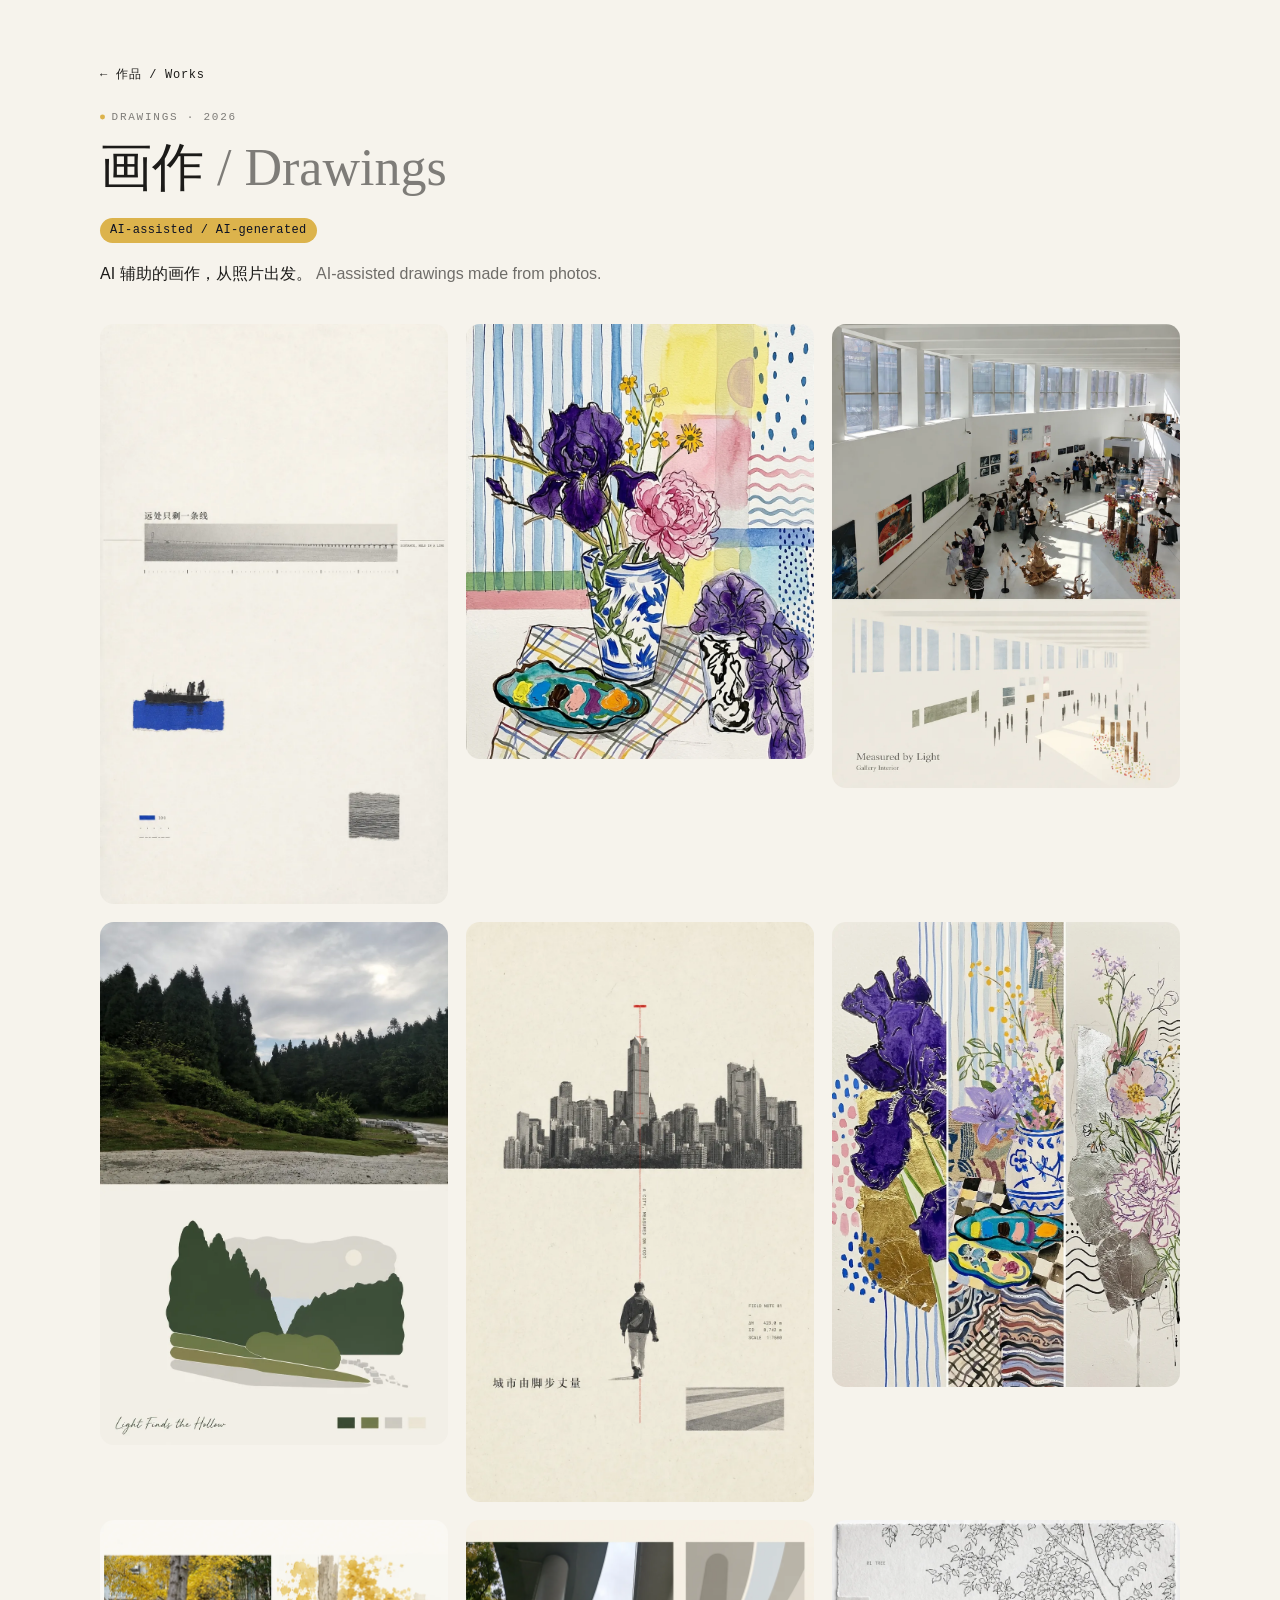
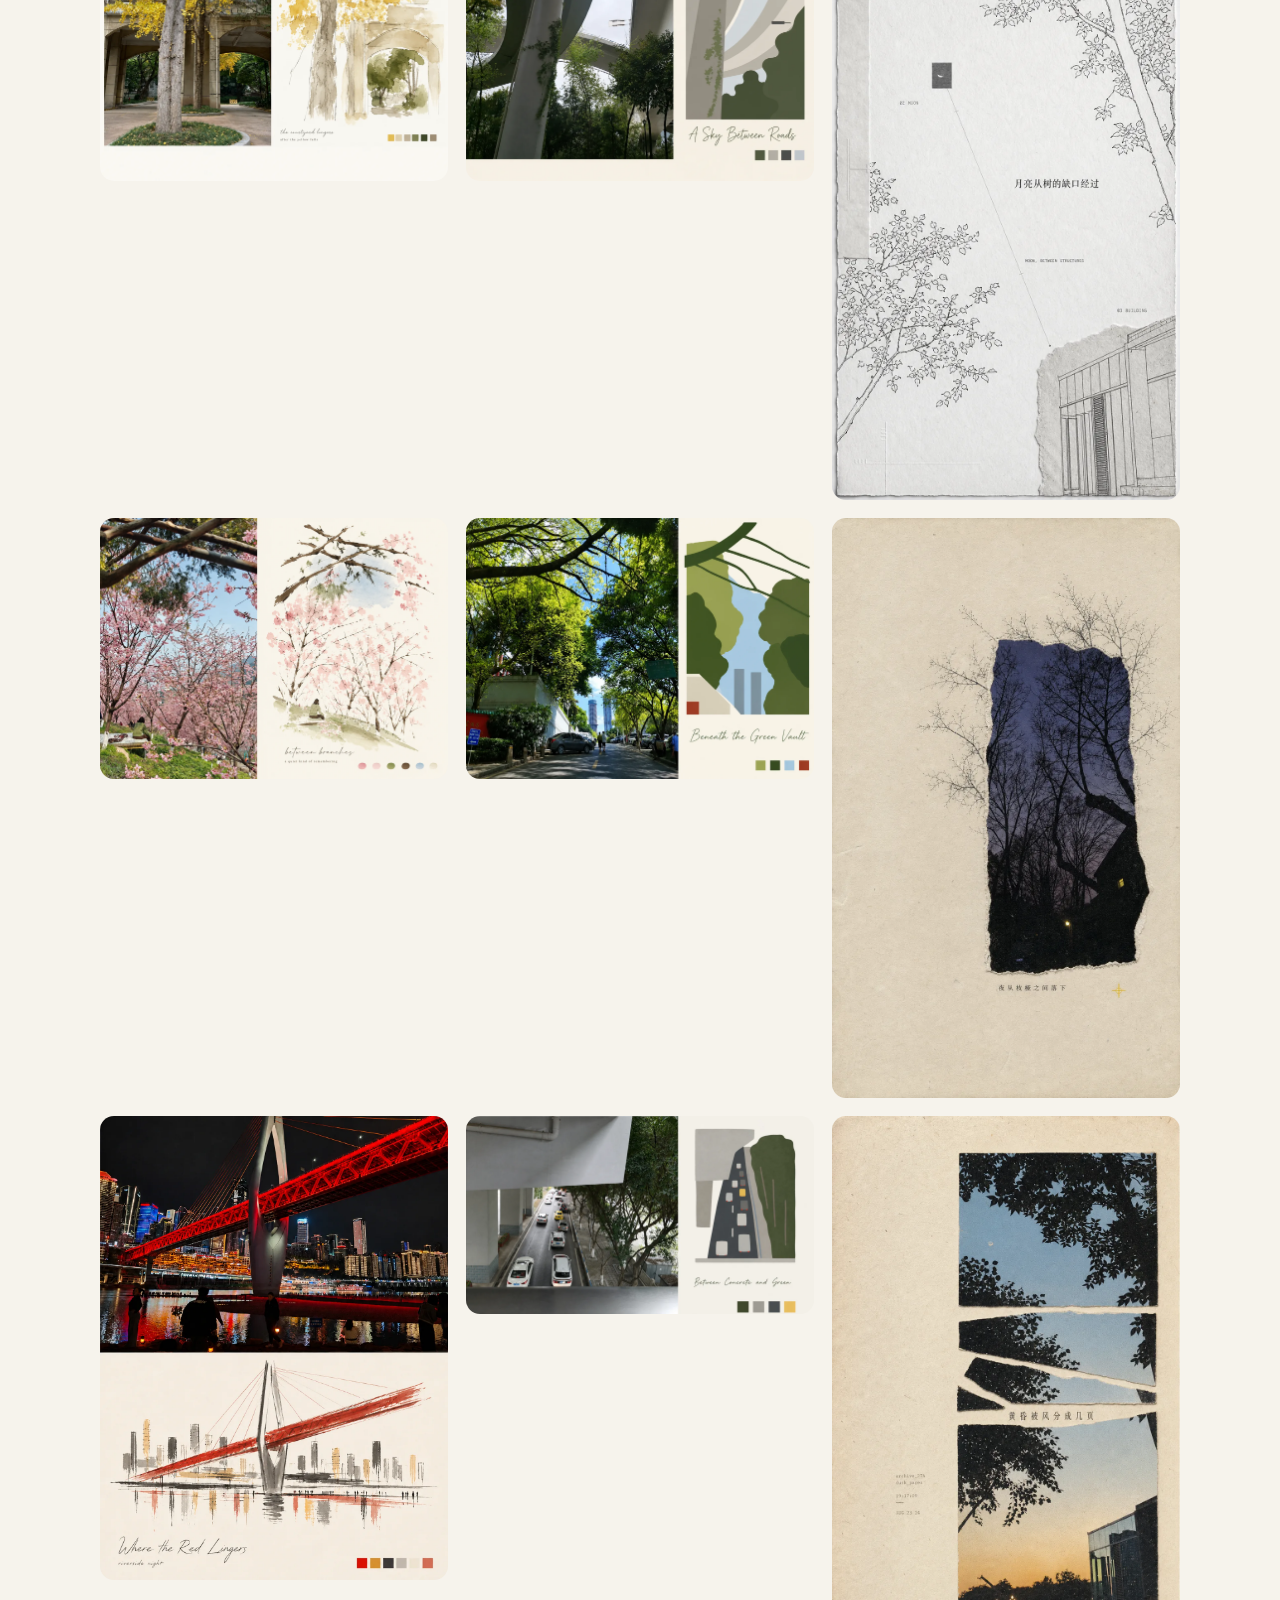
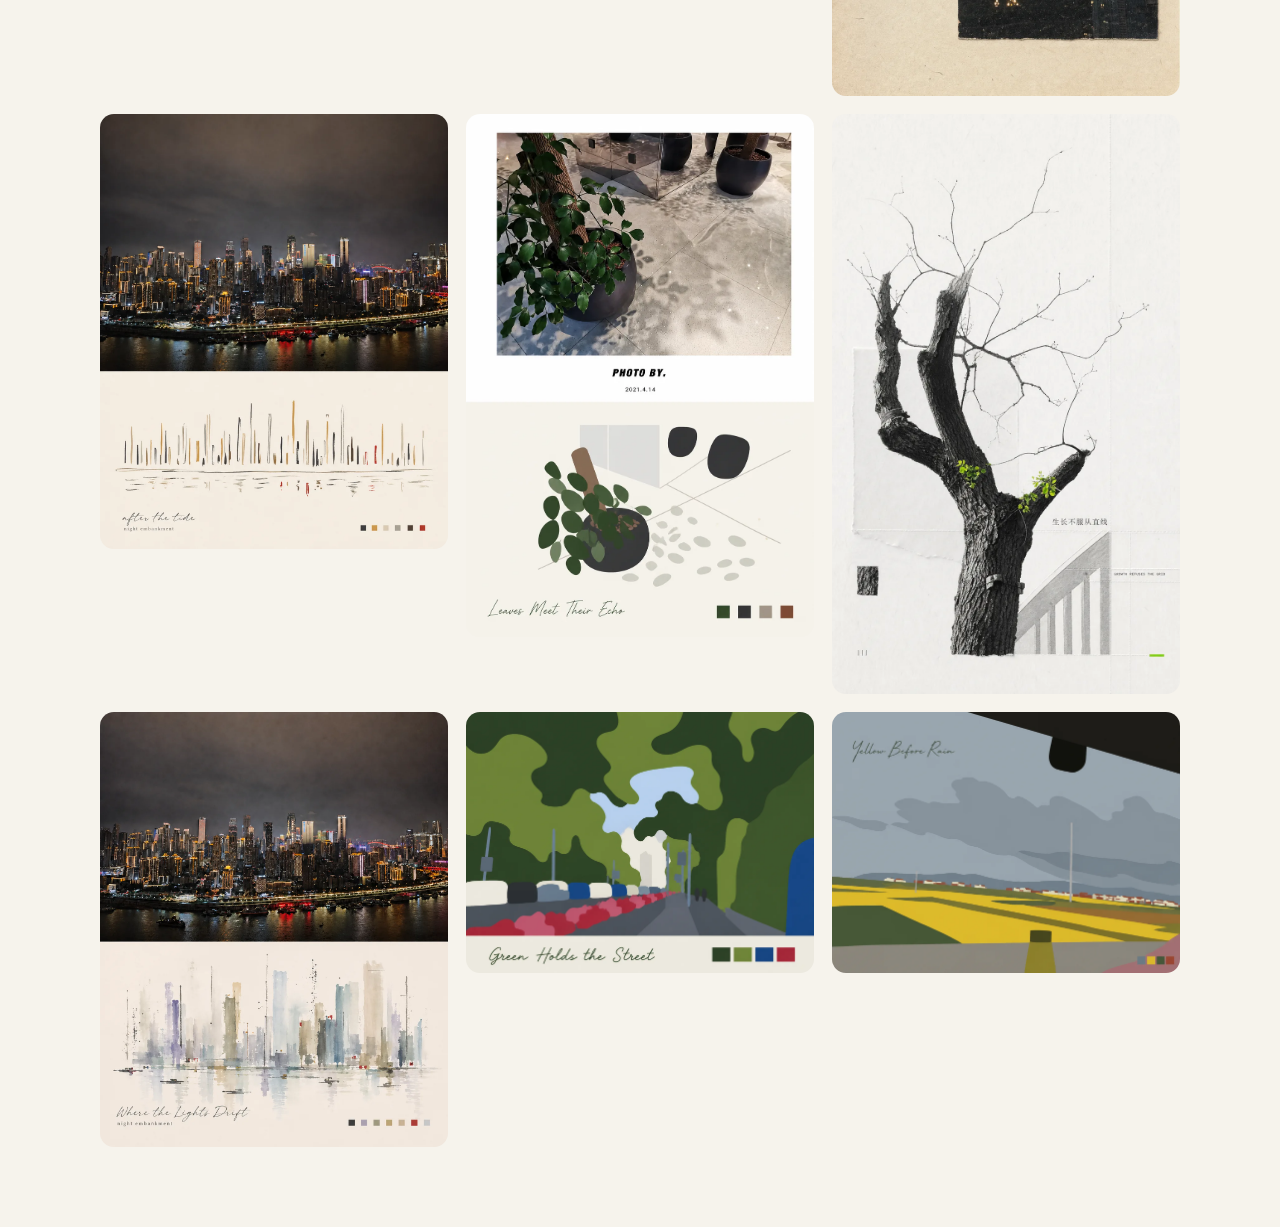
<file: art/index.html>
<!DOCTYPE html>
<html lang="zh-CN">
  <head>
    <meta charset="utf-8" />
    <meta name="viewport" content="width=device-width, initial-scale=1" />
    <title>画作 / Drawings · 小枝</title>
    <meta name="theme-color" content="#f6f3ec" />
    <link rel="icon" href="/favicon.svg" type="image/svg+xml" />
    <link rel="icon" href="/favicon.ico" sizes="32x32" />
    <link rel="stylesheet" href="/assets/theme.css" />
    <link rel="stylesheet" href="/assets/art.css" />
  </head>
  <body>
    <main class="art-page">
      <a class="back" href="/#works">← 作品 / Works</a>
      <p class="kicker">DRAWINGS · 2026</p>
      <h1>画作 <span lang="en">/ Drawings</span></h1>
      <p class="ai-flag">AI-assisted / AI-generated</p>
      <p class="blurb">AI 辅助的画作，从照片出发。 <span lang="en">AI-assisted drawings made from photos.</span></p>
      <ul class="gallery">
        <li><img src="/assets/art/zine/11-1.webp" alt="画作 1" width="840" height="1400" /></li>
        <li><img src="/assets/art/flowers/flower-01.webp" alt="画作 2" width="922" height="1152" /></li>
        <li><img src="/assets/art/process/07-1.webp" alt="画作 3" width="1050" height="1400" /></li>
        <li><img src="/assets/art/quota/04-1.webp" alt="画作 4" width="933" height="1400" /></li>
        <li><img src="/assets/art/zine/11-2.webp" alt="画作 5" width="840" height="1400" /></li>
        <li><img src="/assets/art/flowers/flower-02.webp" alt="画作 6" width="896" height="1195" /></li>
        <li><img src="/assets/art/process/07-2.webp" alt="画作 7" width="1400" height="1050" /></li>
        <li><img src="/assets/art/quota/04-2.webp" alt="画作 8" width="1400" height="1050" /></li>
        <li><img src="/assets/art/zine/11-3.webp" alt="画作 9" width="840" height="1400" /></li>
        <li><img src="/assets/art/process/07-3.webp" alt="画作 10" width="1400" height="1050" /></li>
        <li><img src="/assets/art/quota/04-3.webp" alt="画作 11" width="1400" height="1050" /></li>
        <li><img src="/assets/art/zine/11-4.webp" alt="画作 12" width="840" height="1400" /></li>
        <li><img src="/assets/art/process/07-4.webp" alt="画作 13" width="1050" height="1400" /></li>
        <li><img src="/assets/art/quota/04-4.webp" alt="画作 14" width="1400" height="794" /></li>
        <li><img src="/assets/art/zine/11-5.webp" alt="画作 15" width="840" height="1400" /></li>
        <li><img src="/assets/art/process/07-5.webp" alt="画作 16" width="1120" height="1400" /></li>
        <li><img src="/assets/art/quota/04-5.webp" alt="画作 17" width="933" height="1400" /></li>
        <li><img src="/assets/art/zine/11-6.webp" alt="画作 18" width="840" height="1400" /></li>
        <li><img src="/assets/art/process/07-6.webp" alt="画作 19" width="1120" height="1400" /></li>
        <li><img src="/assets/art/quota/04-7.webp" alt="画作 20" width="1400" height="1050" /></li>
        <li><img src="/assets/art/quota/04-8.webp" alt="画作 21" width="1400" height="1050" /></li>
      </ul>
    </main>
  </body>
</html>
</file>
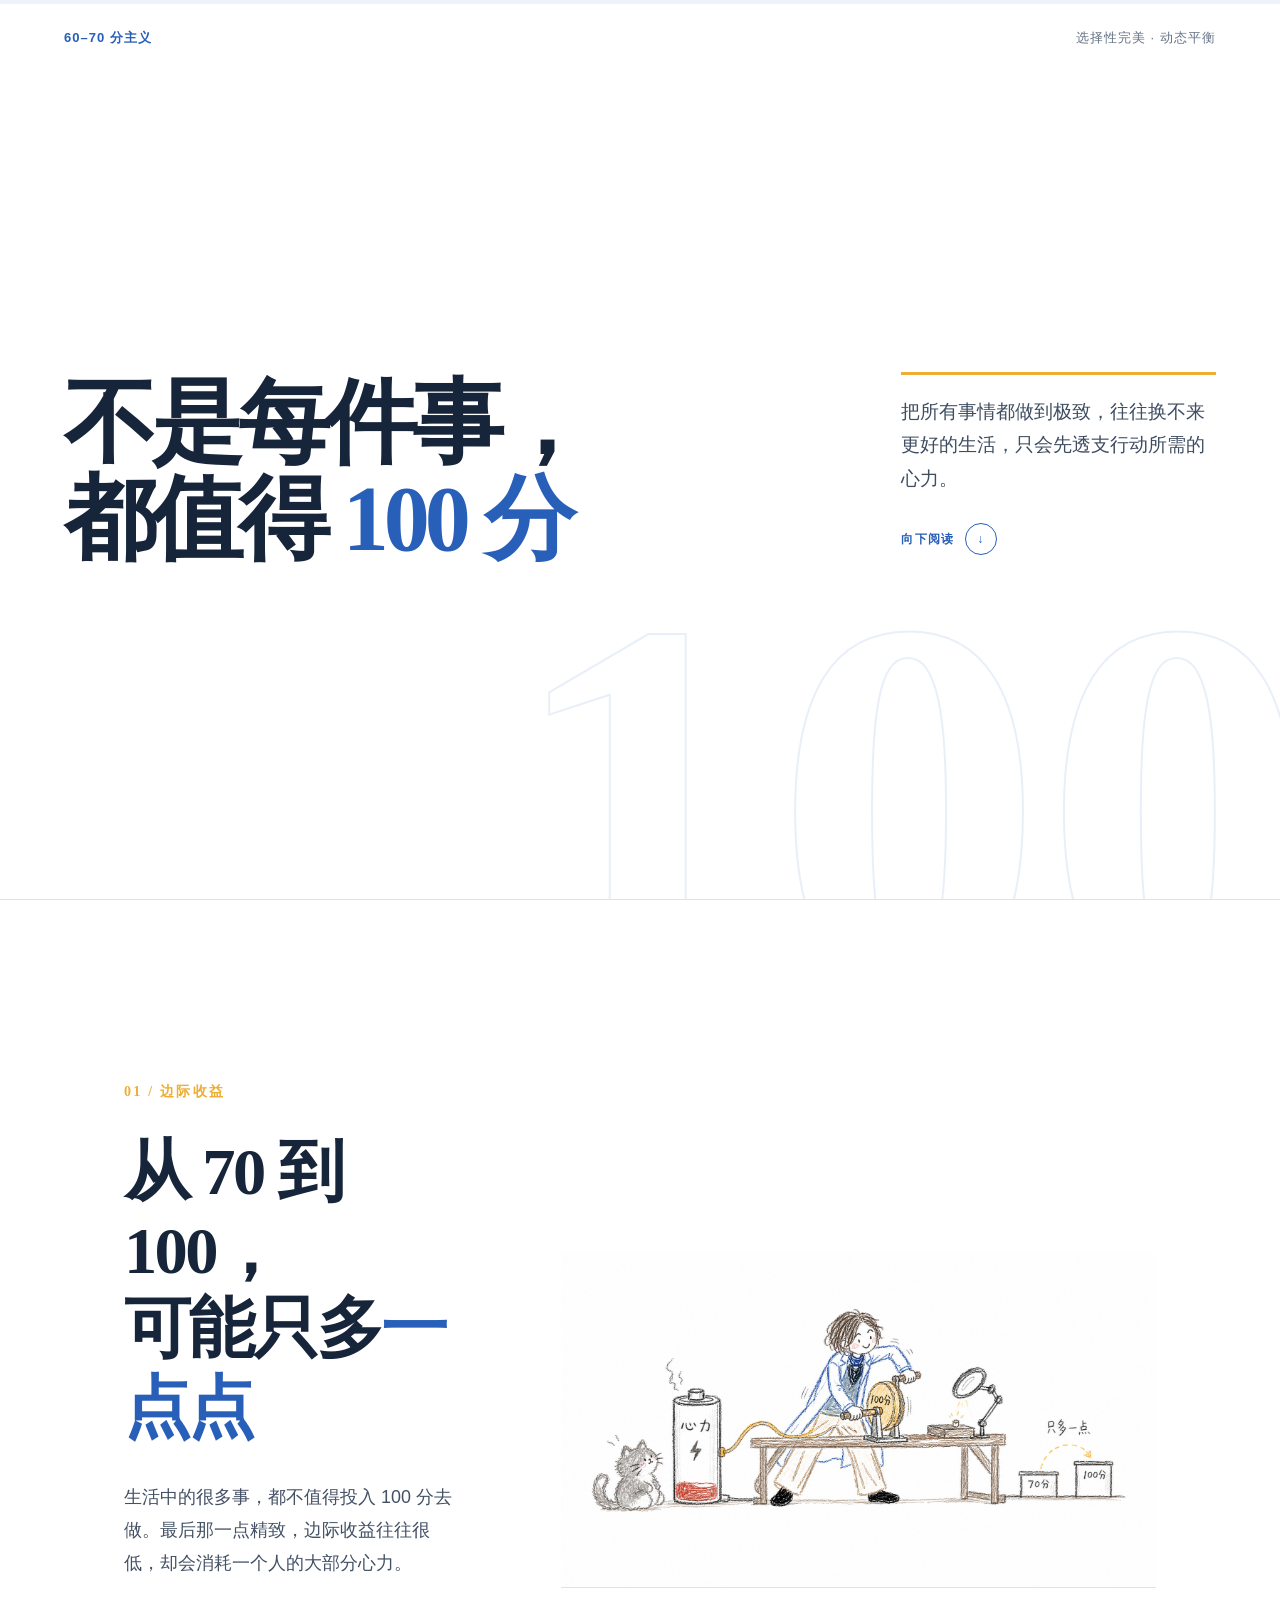
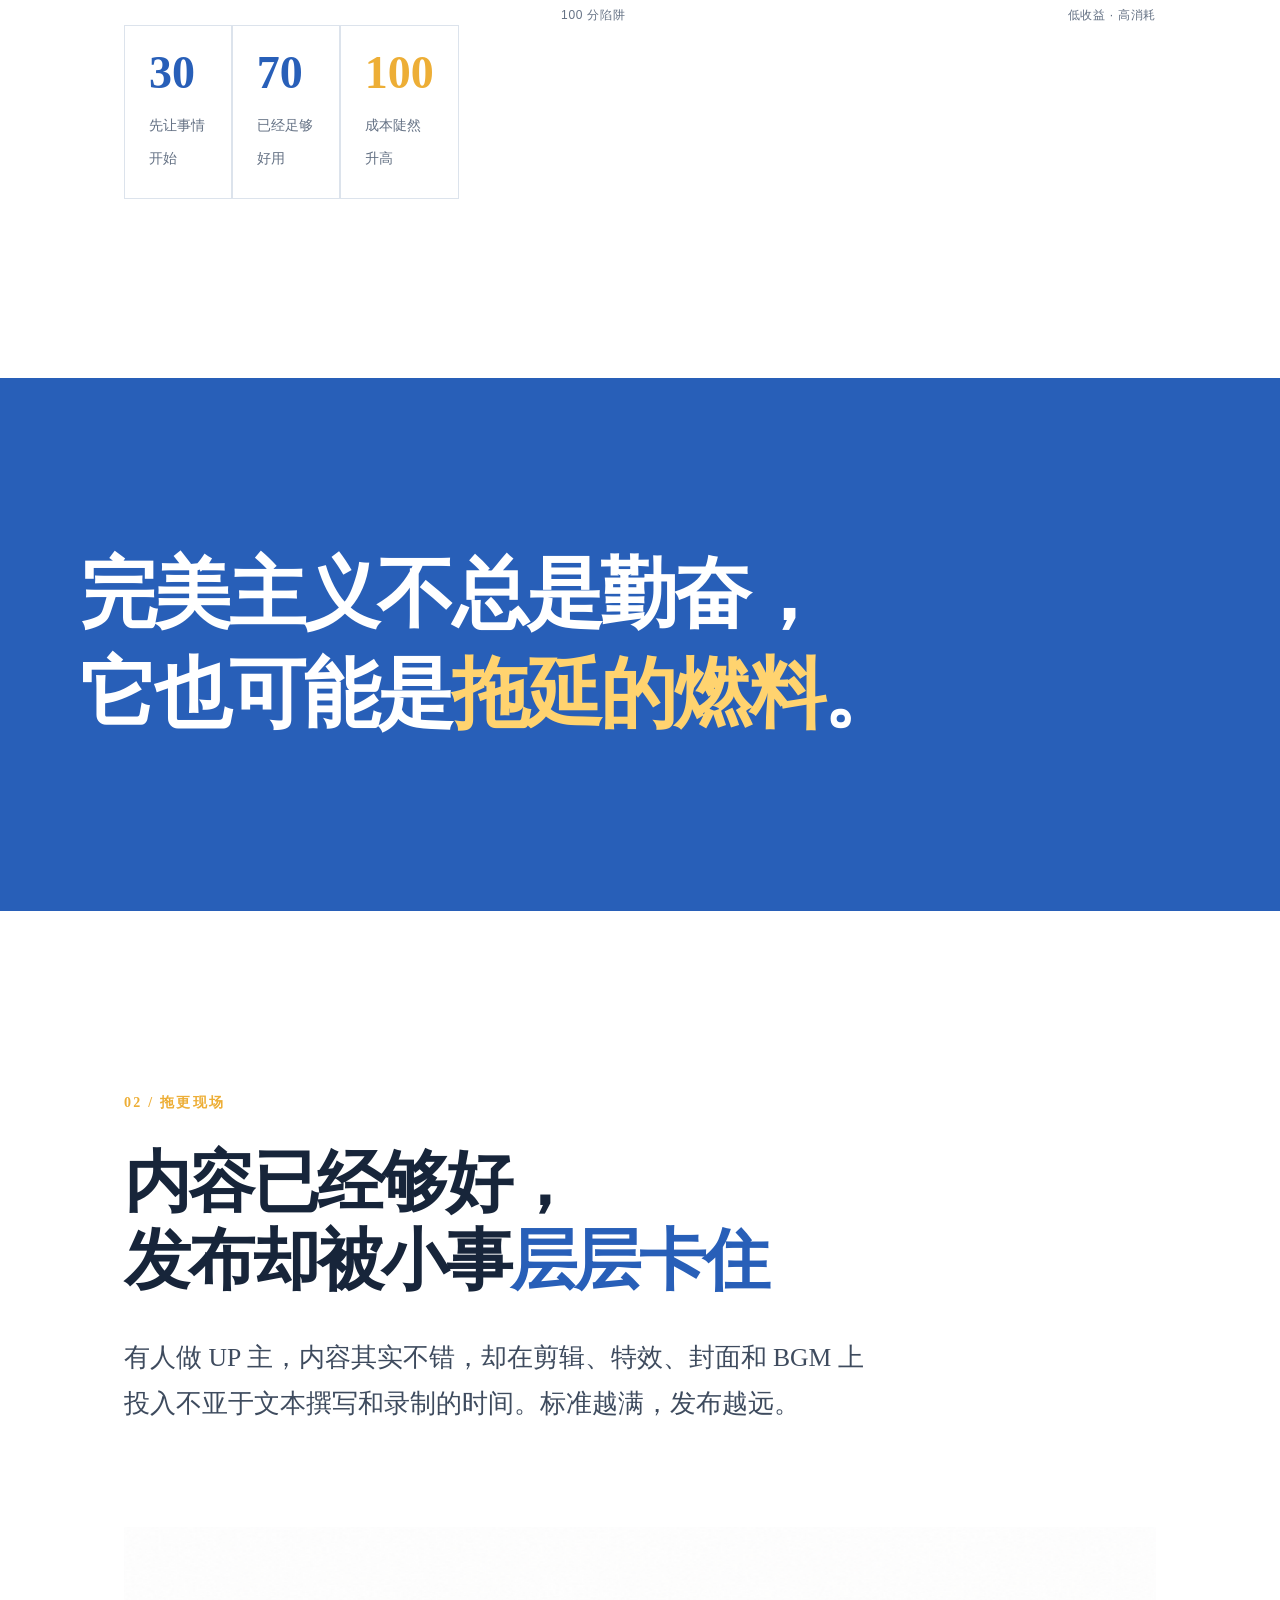
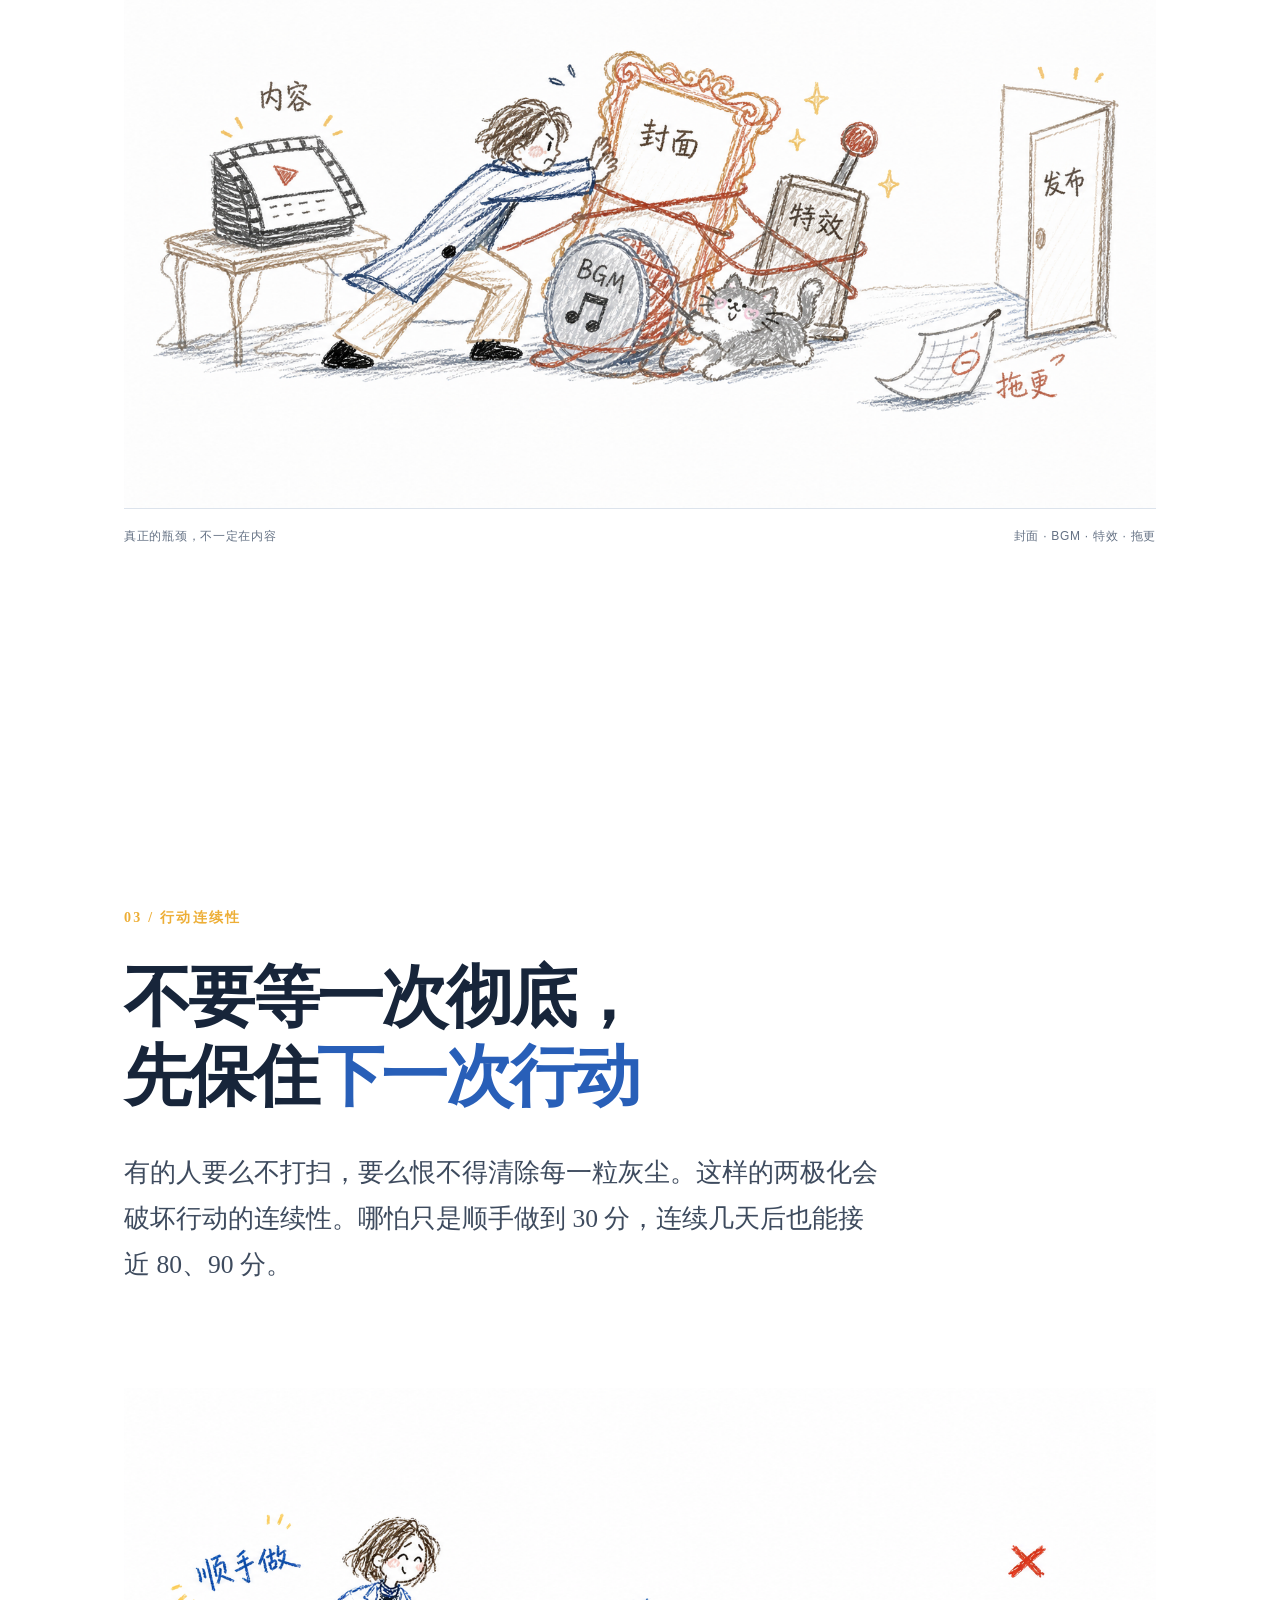
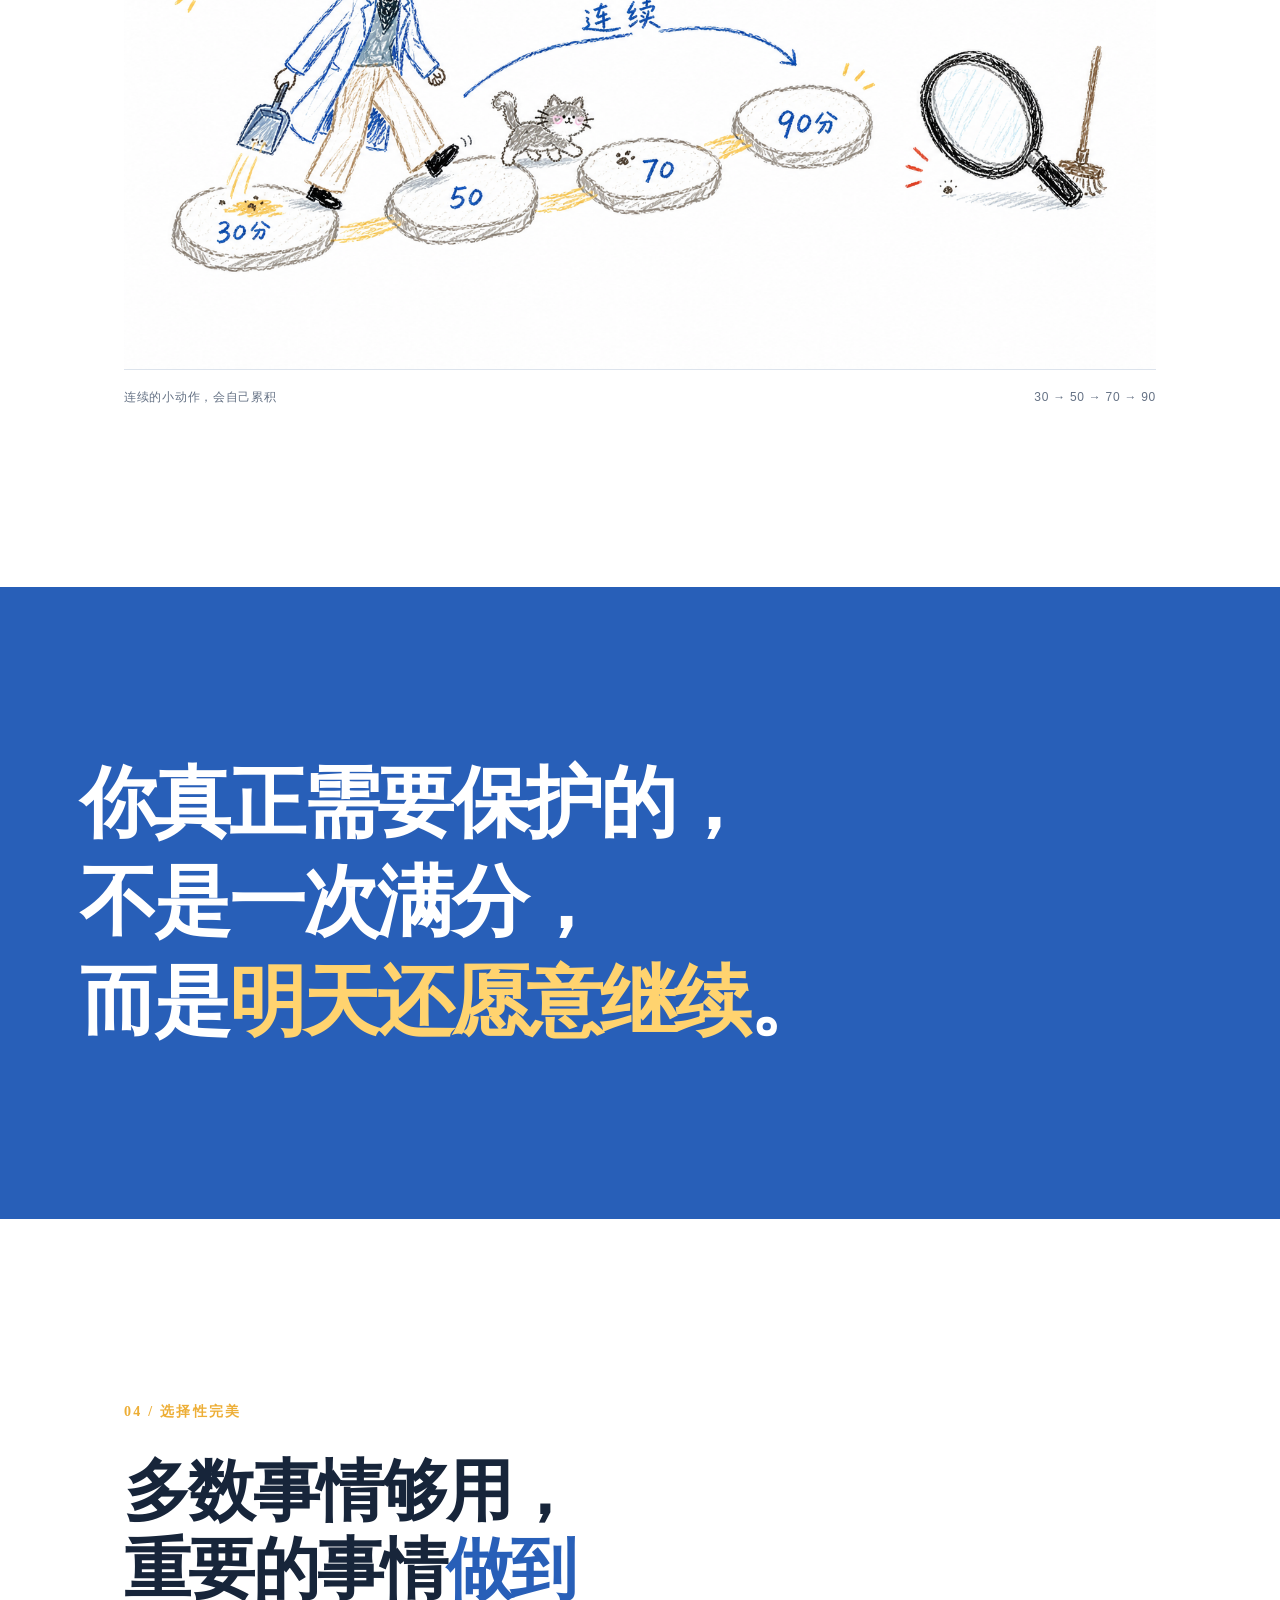
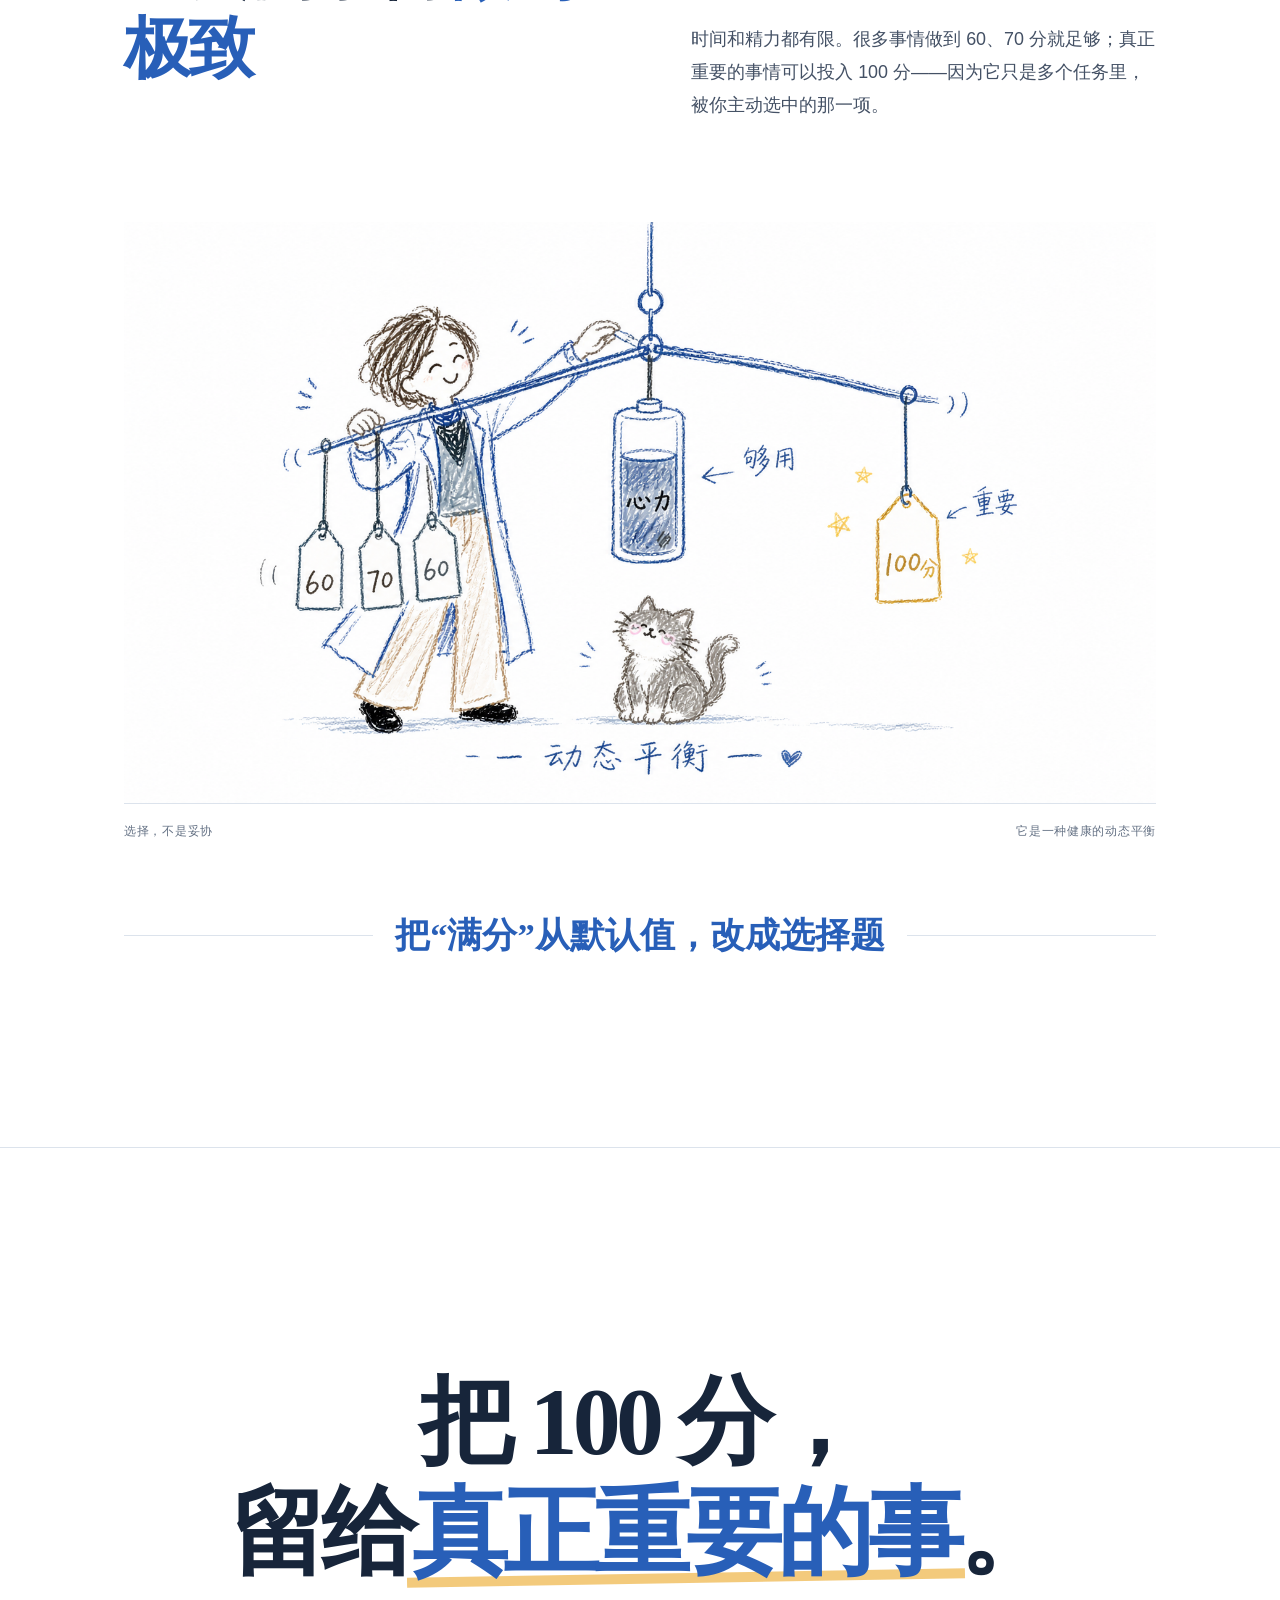
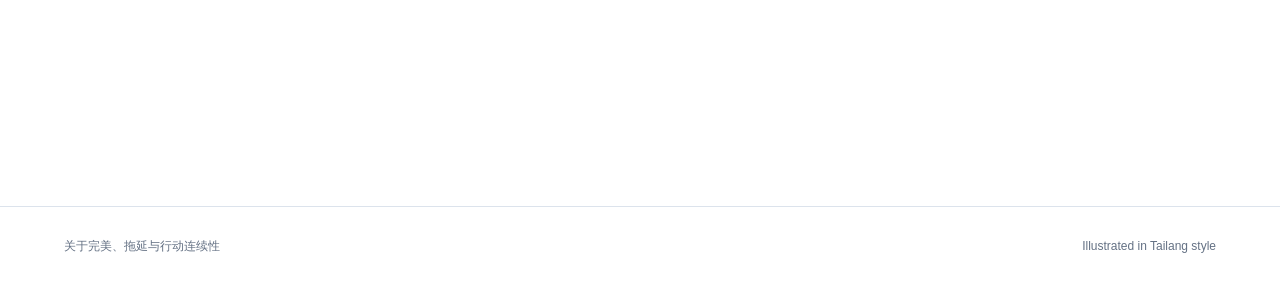
<file: perfection-balance_illustration/index.html>
<!doctype html>
<html lang="zh-CN">
<head>
  <meta charset="utf-8">
  <meta name="viewport" content="width=device-width, initial-scale=1">
  <meta name="theme-color" content="#ffffff">
  <meta name="description" content="关于选择性完美、行动连续性与心理效能的图文长页。">
  <title>不是每件事，都值得 100 分</title>
  <style>
    :root {
      --paper: #ffffff;
      --ink: #17253a;
      --muted: #647184;
      --blue: #285fb8;
      --blue-soft: #eef4ff;
      --orange: #edae36;
      --red: #d5533f;
      --line: #dce3ec;
      --serif: "Noto Serif SC", "Source Han Serif SC", "Songti SC", SimSun, serif;
      --sans: "Noto Sans SC", "Source Han Sans SC", "Microsoft YaHei", sans-serif;
      --gutter: clamp(22px, 5vw, 72px);
      --content: 1160px;
    }

    * { box-sizing: border-box; }

    html {
      scroll-behavior: smooth;
      background: var(--paper);
    }

    body {
      margin: 0;
      color: var(--ink);
      background: var(--paper);
      font-family: var(--sans);
      font-size: 18px;
      line-height: 1.85;
      text-rendering: optimizeLegibility;
    }

    img { display: block; max-width: 100%; }

    .progress-track {
      position: fixed;
      inset: 0 0 auto 0;
      height: 4px;
      z-index: 20;
      background: rgba(40, 95, 184, 0.08);
    }

    .progress-bar {
      width: 0;
      height: 100%;
      background: linear-gradient(90deg, var(--blue), var(--orange));
      transform-origin: left;
    }

    .site-header {
      position: absolute;
      inset: 0 0 auto 0;
      z-index: 5;
      display: flex;
      align-items: center;
      justify-content: space-between;
      padding: 26px var(--gutter);
      font-size: 13px;
      letter-spacing: 0.08em;
    }

    .site-name { font-weight: 700; color: var(--blue); }
    .site-note { color: var(--muted); }

    .hero {
      min-height: 100svh;
      display: grid;
      align-items: center;
      position: relative;
      overflow: hidden;
      padding: 130px var(--gutter) 90px;
      border-bottom: 1px solid var(--line);
    }

    .hero::after {
      content: "100";
      position: absolute;
      right: -0.06em;
      bottom: -0.33em;
      z-index: 0;
      color: transparent;
      -webkit-text-stroke: 2px rgba(40, 95, 184, 0.10);
      font-family: Georgia, serif;
      font-size: clamp(250px, 42vw, 700px);
      font-weight: 700;
      line-height: 1;
      pointer-events: none;
    }

    .hero-inner {
      position: relative;
      z-index: 1;
      width: min(100%, var(--content));
      margin: 0 auto;
      display: grid;
      grid-template-columns: minmax(0, 1.4fr) minmax(220px, 0.6fr);
      gap: clamp(42px, 8vw, 130px);
      align-items: end;
    }

    h1, h2, h3, p { margin-top: 0; }

    h1 {
      margin-bottom: 0;
      max-width: 820px;
      font-family: var(--serif);
      font-size: clamp(58px, 7.2vw, 106px);
      font-weight: 700;
      letter-spacing: -0.055em;
      line-height: 1.04;
    }

    h1 span { color: var(--blue); white-space: nowrap; }

    .hero-side {
      padding-bottom: 12px;
      border-top: 3px solid var(--orange);
      padding-top: 20px;
    }

    .hero-side p {
      margin: 0 0 26px;
      color: #3f4d61;
      font-family: var(--serif);
      font-size: clamp(17px, 1.5vw, 21px);
      line-height: 1.75;
    }

    .scroll-cue {
      display: inline-flex;
      align-items: center;
      gap: 10px;
      color: var(--blue);
      font-size: 12px;
      font-weight: 700;
      letter-spacing: 0.12em;
      text-decoration: none;
    }

    .scroll-cue::after {
      content: "↓";
      display: grid;
      place-items: center;
      width: 30px;
      height: 30px;
      border: 1px solid var(--blue);
      border-radius: 50%;
    }

    main { overflow: hidden; }

    .section {
      width: min(100%, var(--content));
      margin: 0 auto;
      padding: clamp(110px, 14vw, 200px) var(--gutter);
    }

    .section-number {
      display: block;
      margin-bottom: 28px;
      color: var(--orange);
      font-family: Georgia, serif;
      font-size: 14px;
      font-weight: 700;
      letter-spacing: 0.16em;
    }

    h2 {
      max-width: 860px;
      margin-bottom: 34px;
      font-family: var(--serif);
      font-size: clamp(38px, 5.2vw, 76px);
      line-height: 1.18;
      letter-spacing: -0.04em;
    }

    h2 em {
      color: var(--blue);
      font-style: normal;
    }

    .lead {
      max-width: 760px;
      color: #3e4b5e;
      font-family: var(--serif);
      font-size: clamp(20px, 2vw, 28px);
      line-height: 1.8;
    }

    .copy {
      max-width: 720px;
      color: #445165;
      font-size: clamp(17px, 1.4vw, 20px);
    }

    .figure {
      margin: clamp(56px, 8vw, 100px) 0 0;
    }

    .figure img {
      width: 100%;
      aspect-ratio: 16 / 9;
      object-fit: contain;
      background: var(--paper);
    }

    .figure figcaption {
      display: flex;
      justify-content: space-between;
      gap: 20px;
      padding-top: 16px;
      border-top: 1px solid var(--line);
      color: var(--muted);
      font-size: 12px;
      letter-spacing: 0.06em;
    }

    .trap-layout {
      display: grid;
      grid-template-columns: minmax(0, 0.72fr) minmax(0, 1.28fr);
      gap: clamp(46px, 8vw, 120px);
      align-items: center;
    }

    .trap-layout .figure { margin: 0; }

    .score-rail {
      display: grid;
      grid-template-columns: repeat(3, 1fr);
      gap: 2px;
      margin-top: 44px;
      background: var(--line);
      border: 1px solid var(--line);
    }

    .score {
      min-height: 152px;
      padding: 24px;
      background: var(--paper);
    }

    .score strong {
      display: block;
      margin-bottom: 12px;
      color: var(--blue);
      font-family: Georgia, serif;
      font-size: 46px;
      line-height: 1;
    }

    .score:last-child strong { color: var(--orange); }
    .score span { color: var(--muted); font-size: 14px; line-height: 1.5; }

    .quote-band {
      width: 100%;
      padding: clamp(100px, 13vw, 180px) var(--gutter);
      color: white;
      background: var(--blue);
    }

    blockquote {
      width: min(100%, 1120px);
      margin: 0 auto;
      font-family: var(--serif);
      font-size: clamp(38px, 6vw, 84px);
      font-weight: 700;
      line-height: 1.3;
      letter-spacing: -0.035em;
    }

    blockquote span { color: #ffd36f; }

    .balance-intro {
      display: grid;
      grid-template-columns: 1fr 1fr;
      gap: clamp(42px, 8vw, 120px);
      align-items: end;
    }

    .balance-intro .copy { margin: 0; }

    .decision-line {
      display: grid;
      grid-template-columns: 1fr auto 1fr;
      gap: 22px;
      align-items: center;
      margin-top: 62px;
      color: var(--blue);
      font-family: var(--serif);
      font-size: clamp(22px, 2.7vw, 38px);
      font-weight: 700;
    }

    .decision-line::before,
    .decision-line::after {
      content: "";
      height: 1px;
      background: var(--line);
    }

    .finale {
      padding: clamp(110px, 17vw, 240px) var(--gutter);
      text-align: center;
      border-top: 1px solid var(--line);
    }

    .finale p {
      max-width: 980px;
      margin: 0 auto;
      font-family: var(--serif);
      font-size: clamp(48px, 7.5vw, 112px);
      font-weight: 700;
      letter-spacing: -0.05em;
      line-height: 1.16;
    }

    .finale p span {
      position: relative;
      color: var(--blue);
      white-space: nowrap;
    }

    .finale p span::after {
      content: "";
      position: absolute;
      left: -1%;
      right: -1%;
      bottom: 0.03em;
      height: 0.1em;
      z-index: -1;
      background: var(--orange);
      transform: rotate(-1deg);
      opacity: 0.65;
    }

    .footer {
      display: flex;
      justify-content: space-between;
      gap: 24px;
      padding: 28px var(--gutter) 34px;
      border-top: 1px solid var(--line);
      color: var(--muted);
      font-size: 12px;
    }

    .reveal {
      opacity: 0;
      transform: translateY(28px);
      transition: opacity 700ms ease, transform 700ms cubic-bezier(.2,.65,.25,1);
    }

    .reveal.is-visible {
      opacity: 1;
      transform: translateY(0);
    }

    :focus-visible {
      outline: 3px solid var(--orange);
      outline-offset: 5px;
    }

    @media (max-width: 900px) {
      .hero-inner,
      .trap-layout,
      .balance-intro {
        grid-template-columns: 1fr;
      }

      .hero-inner { align-items: start; }
      .hero-side { max-width: 520px; }
      .trap-layout .figure { order: 2; }
      .section { padding-left: var(--gutter); padding-right: var(--gutter); }
    }

    @media (max-width: 720px) {
      body { font-size: 16px; line-height: 1.78; }
      .site-header { padding-top: 20px; }
      .site-note { display: none; }
      .hero { min-height: auto; padding-top: 128px; padding-bottom: 96px; }
      .hero::after { right: -0.18em; bottom: -0.18em; }
      h1 { font-size: clamp(48px, 14vw, 64px); }
      .hero-side { margin-top: 16px; }
      .section { padding-top: 100px; padding-bottom: 100px; }
      .figure { margin-top: 52px; }
      .figure figcaption { flex-direction: column; gap: 2px; }
      .score-rail { grid-template-columns: 1fr; }
      .score { min-height: auto; }
      .decision-line { grid-template-columns: 1fr; text-align: center; }
      .decision-line::before,
      .decision-line::after { width: 70%; margin: 0 auto; }
      .footer { flex-direction: column; gap: 4px; }
    }

    @media (prefers-reduced-motion: reduce) {
      html { scroll-behavior: auto; }
      .reveal { opacity: 1; transform: none; transition: none; }
    }
  </style>
</head>
<body>
  <div class="progress-track" role="progressbar" aria-label="阅读进度" aria-valuemin="0" aria-valuemax="100" aria-valuenow="0">
    <div class="progress-bar"></div>
  </div>

  <header class="site-header">
    <div class="site-name">60–70 分主义</div>
    <div class="site-note">选择性完美 · 动态平衡</div>
  </header>

  <section class="hero" id="hero">
    <div class="hero-inner">
      <h1>不是每件事，<br>都值得 <span>100 分</span></h1>
      <div class="hero-side">
        <p>把所有事情都做到极致，往往换不来更好的生活，只会先透支行动所需的心力。</p>
        <a class="scroll-cue" href="#trap">向下阅读</a>
      </div>
    </div>
  </section>

  <main>
    <section class="section" id="trap">
      <div class="trap-layout">
        <div class="reveal">
          <span class="section-number">01 / 边际收益</span>
          <h2>从 70 到 100，<br>可能只多<em>一点点</em></h2>
          <p class="copy">生活中的很多事，都不值得投入 100 分去做。最后那一点精致，边际收益往往很低，却会消耗一个人的大部分心力。</p>
          <div class="score-rail" aria-label="投入与收益对比">
            <div class="score"><strong>30</strong><span>先让事情开始</span></div>
            <div class="score"><strong>70</strong><span>已经足够好用</span></div>
            <div class="score"><strong>100</strong><span>成本陡然升高</span></div>
          </div>
        </div>
        <figure class="figure reveal">
          <img src="assets/01-100-point-trap.png" alt="人物转动一百分曲柄，心力电池快速耗尽，而结果只从七十分提高一点">
          <figcaption><span>100 分陷阱</span><span>低收益 · 高消耗</span></figcaption>
        </figure>
      </div>
    </section>

    <div class="quote-band">
      <blockquote class="reveal">完美主义不总是勤奋，<br>它也可能是<span>拖延的燃料</span>。</blockquote>
    </div>

    <section class="section" id="creator">
      <span class="section-number reveal">02 / 拖更现场</span>
      <h2 class="reveal">内容已经够好，<br>发布却被小事<em>层层卡住</em></h2>
      <p class="lead reveal">有人做 UP 主，内容其实不错，却在剪辑、特效、封面和 BGM 上投入不亚于文本撰写和录制的时间。标准越满，发布越远。</p>
      <figure class="figure reveal">
        <img src="assets/02-creator-delay.png" alt="人物把完成的视频推向发布门，却被封面、背景音乐和特效缠住">
        <figcaption><span>真正的瓶颈，不一定在内容</span><span>封面 · BGM · 特效 · 拖更</span></figcaption>
      </figure>
    </section>

    <section class="section" id="continuity">
      <span class="section-number reveal">03 / 行动连续性</span>
      <h2 class="reveal">不要等一次彻底，<br>先保住<em>下一次行动</em></h2>
      <p class="lead reveal">有的人要么不打扫，要么恨不得清除每一粒灰尘。这样的两极化会破坏行动的连续性。哪怕只是顺手做到 30 分，连续几天后也能接近 80、90 分。</p>
      <figure class="figure reveal">
        <img src="assets/03-continuity.png" alt="人物和猫沿着三十、五十、七十、九十分的踏石持续前进，旁边的放大镜困在一粒灰尘上">
        <figcaption><span>连续的小动作，会自己累积</span><span>30 → 50 → 70 → 90</span></figcaption>
      </figure>
    </section>

    <div class="quote-band">
      <blockquote class="reveal">你真正需要保护的，<br>不是一次满分，<br>而是<span>明天还愿意继续</span>。</blockquote>
    </div>

    <section class="section" id="dynamic-balance">
      <div class="balance-intro">
        <div>
          <span class="section-number reveal">04 / 选择性完美</span>
          <h2 class="reveal">多数事情够用，<br>重要的事情<em>做到极致</em></h2>
        </div>
        <p class="copy reveal">时间和精力都有限。很多事情做到 60、70 分就足够；真正重要的事情可以投入 100 分——因为它只是多个任务里，被你主动选中的那一项。</p>
      </div>
      <figure class="figure reveal">
        <img src="assets/04-dynamic-balance.png" alt="人物调整任务天平，多件事情保持六七十分，一件重要任务得到一百分，心力仍然充足">
        <figcaption><span>选择，不是妥协</span><span>它是一种健康的动态平衡</span></figcaption>
      </figure>
      <div class="decision-line reveal">把“满分”从默认值，改成选择题</div>
    </section>
  </main>

  <section class="finale">
    <p class="reveal">把 100 分，<br>留给<span>真正重要的事</span>。</p>
  </section>

  <footer class="footer">
    <span>关于完美、拖延与行动连续性</span>
    <span>Illustrated in Tailang style</span>
  </footer>

  <script>
    const progress = document.querySelector('.progress-track');
    const bar = document.querySelector('.progress-bar');
    let ticking = false;

    function updateProgress() {
      const max = document.documentElement.scrollHeight - window.innerHeight;
      const value = max > 0 ? Math.min(100, Math.max(0, (window.scrollY / max) * 100)) : 0;
      bar.style.width = value + '%';
      progress.setAttribute('aria-valuenow', Math.round(value));
      ticking = false;
    }

    window.addEventListener('scroll', () => {
      if (!ticking) {
        requestAnimationFrame(updateProgress);
        ticking = true;
      }
    }, { passive: true });

    const reducedMotion = window.matchMedia('(prefers-reduced-motion: reduce)').matches;
    const reveals = document.querySelectorAll('.reveal');

    if (reducedMotion || !('IntersectionObserver' in window)) {
      reveals.forEach((element) => element.classList.add('is-visible'));
    } else {
      const observer = new IntersectionObserver((entries) => {
        entries.forEach((entry) => {
          if (entry.isIntersecting) {
            entry.target.classList.add('is-visible');
            observer.unobserve(entry.target);
          }
        });
      }, { threshold: 0.14 });
      reveals.forEach((element) => observer.observe(element));
    }

    updateProgress();
  </script>
</body>
</html>
</file>
<file: assets/theme.css>
/* Shared world: cream paper by day, navy by night, one gold accent.
   Homepage and /starmap/ both load this file. */

:root {
  --paper: #f6f3ec;
  --night: #0c1124;
  --gold: #dcb34c;
  --ink: #1c1b19;
  --serif: "Songti SC", "STSong", "Noto Serif CJK SC", "Source Han Serif SC", "SimSun", serif;
  --mono: ui-monospace, "SF Mono", Menlo, Consolas, "Liberation Mono", monospace;
  --sans: "PingFang SC", "Microsoft YaHei", "Noto Sans SC", "Noto Sans CJK SC", Arial, sans-serif;
}

/* Nightfall / dawn overlay. JS adds .is-active, then .is-night or .is-paper. */
.nightfall {
  position: fixed;
  inset: 0;
  z-index: 100;
  background: transparent;
  visibility: hidden;
  pointer-events: none;
}

.nightfall canvas {
  position: absolute;
  inset: 0;
  width: 100%;
  height: 100%;
  opacity: 0;
}

.nightfall.is-active {
  visibility: visible;
  pointer-events: auto;
}

.nightfall.is-night {
  background: var(--night);
  transition: background-color 1.05s ease;
}

.nightfall.is-night canvas {
  opacity: 1;
  transition: opacity 0.95s ease 0.12s;
}

.nightfall.is-dawn {
  background: var(--night);
}

.nightfall.is-dawn canvas {
  opacity: 1;
}

.nightfall.is-dawn.is-paper {
  background: var(--paper);
  transition: background-color 1.05s ease;
}

.nightfall.is-dawn.is-paper canvas {
  opacity: 0;
  transition: opacity 0.85s ease;
}

@media (prefers-reduced-motion: reduce) {
  .nightfall,
  .nightfall canvas {
    transition: none !important;
  }
}
</file>
<file: assets/art.css>
/* The drawings gallery. */

html,
body {
  margin: 0;
  background: var(--paper);
  color: var(--ink);
}

body {
  font-family: var(--sans);
}

a:focus-visible {
  outline: 2px solid var(--gold);
  outline-offset: 3px;
}

.art-page {
  width: min(1080px, calc(100% - 40px));
  margin: 0 auto;
  padding: clamp(28px, 5vw, 72px) 0 80px;
}

.back {
  color: var(--ink);
  font-family: var(--mono);
  font-size: 12px;
  letter-spacing: 0.06em;
  text-decoration: none;
}

.back:hover {
  color: color-mix(in srgb, var(--ink) 70%, var(--gold));
}

.kicker {
  margin: 28px 0 12px;
  color: color-mix(in srgb, var(--ink) 55%, var(--paper));
  font-family: var(--mono);
  font-size: 11px;
  letter-spacing: 0.16em;
}

.kicker::before {
  content: "";
  display: inline-block;
  width: 0.45em;
  height: 0.45em;
  margin-right: 0.6em;
  background: var(--gold);
  border-radius: 50%;
  transform: translateY(-0.05em);
}

h1 {
  margin: 0;
  color: var(--ink);
  font-family: var(--serif);
  font-size: clamp(32px, 4.4vw, 52px);
  font-weight: 500;
  line-height: 1.25;
}

h1 span {
  color: color-mix(in srgb, var(--ink) 55%, var(--paper));
  font-weight: 400;
}

.note-title {
  margin: 12px 0 0;
  color: color-mix(in srgb, var(--ink) 62%, var(--paper));
  font-family: var(--mono);
  font-size: 13px;
  line-height: 1.5;
}

.ai-flag {
  display: inline-block;
  margin: 18px 0 0;
  padding: 4px 10px;
  border-radius: 999px;
  background: var(--gold);
  color: var(--night);
  font-family: var(--mono);
  font-size: 12px;
  letter-spacing: 0.03em;
  line-height: 1.4;
}

.blurb {
  max-width: 40em;
  margin: 16px 0 0;
  color: var(--ink);
  font-size: 16px;
  line-height: 1.85;
}

.blurb span[lang="en"] {
  color: color-mix(in srgb, var(--ink) 62%, var(--paper));
}

.gallery {
  display: grid;
  grid-template-columns: repeat(auto-fill, minmax(min(100%, 280px), 1fr));
  gap: 18px;
  margin: 36px 0 0;
  padding: 0;
  list-style: none;
}

.gallery img {
  display: block;
  width: 100%;
  height: auto;
  border-radius: 14px;
  background: color-mix(in srgb, var(--ink) 5%, var(--paper));
}

.more {
  margin-top: 56px;
  padding-top: 22px;
  border-top: 1px solid color-mix(in srgb, var(--ink) 18%, var(--paper));
}

.more p {
  margin: 0 0 12px;
  color: color-mix(in srgb, var(--ink) 55%, var(--paper));
  font-family: var(--mono);
  font-size: 11px;
  letter-spacing: 0.14em;
}

.more ul,
.series-list {
  display: grid;
  grid-template-columns: repeat(auto-fill, minmax(min(100%, 240px), 1fr));
  gap: 18px;
  margin: 0;
  padding: 0;
  list-style: none;
}

.series-list a {
  display: block;
  color: inherit;
  text-decoration: none;
}

.series-list img {
  display: block;
  width: 100%;
  aspect-ratio: 4 / 5;
  object-fit: cover;
  object-position: center top;
  border-radius: 14px;
  background: var(--night);
}

.series-list h2 {
  margin: 12px 0 0;
  font-family: var(--serif);
  font-size: 22px;
  font-weight: 500;
  line-height: 1.35;
}

.series-list h2 span {
  color: color-mix(in srgb, var(--ink) 55%, var(--paper));
  font-weight: 400;
}

.series-list a:hover h2,
.series-list a:focus-visible h2 {
  color: color-mix(in srgb, var(--ink) 75%, var(--gold));
}

.more a {
  color: var(--ink);
  font-family: var(--serif);
  font-size: 18px;
  text-decoration: none;
}

.more ul {
  display: flex;
  flex-wrap: wrap;
  gap: 10px 22px;
}

.more a:hover {
  text-decoration: underline;
  text-decoration-color: var(--gold);
  text-underline-offset: 4px;
}

@media (max-width: 680px) {
  .art-page {
    width: min(100% - 32px, 1080px);
    padding-top: 24px;
  }

  .gallery {
    grid-template-columns: 1fr;
  }
}

@media (prefers-reduced-motion: reduce) {
  html { scroll-behavior: auto; }
}
</file>
